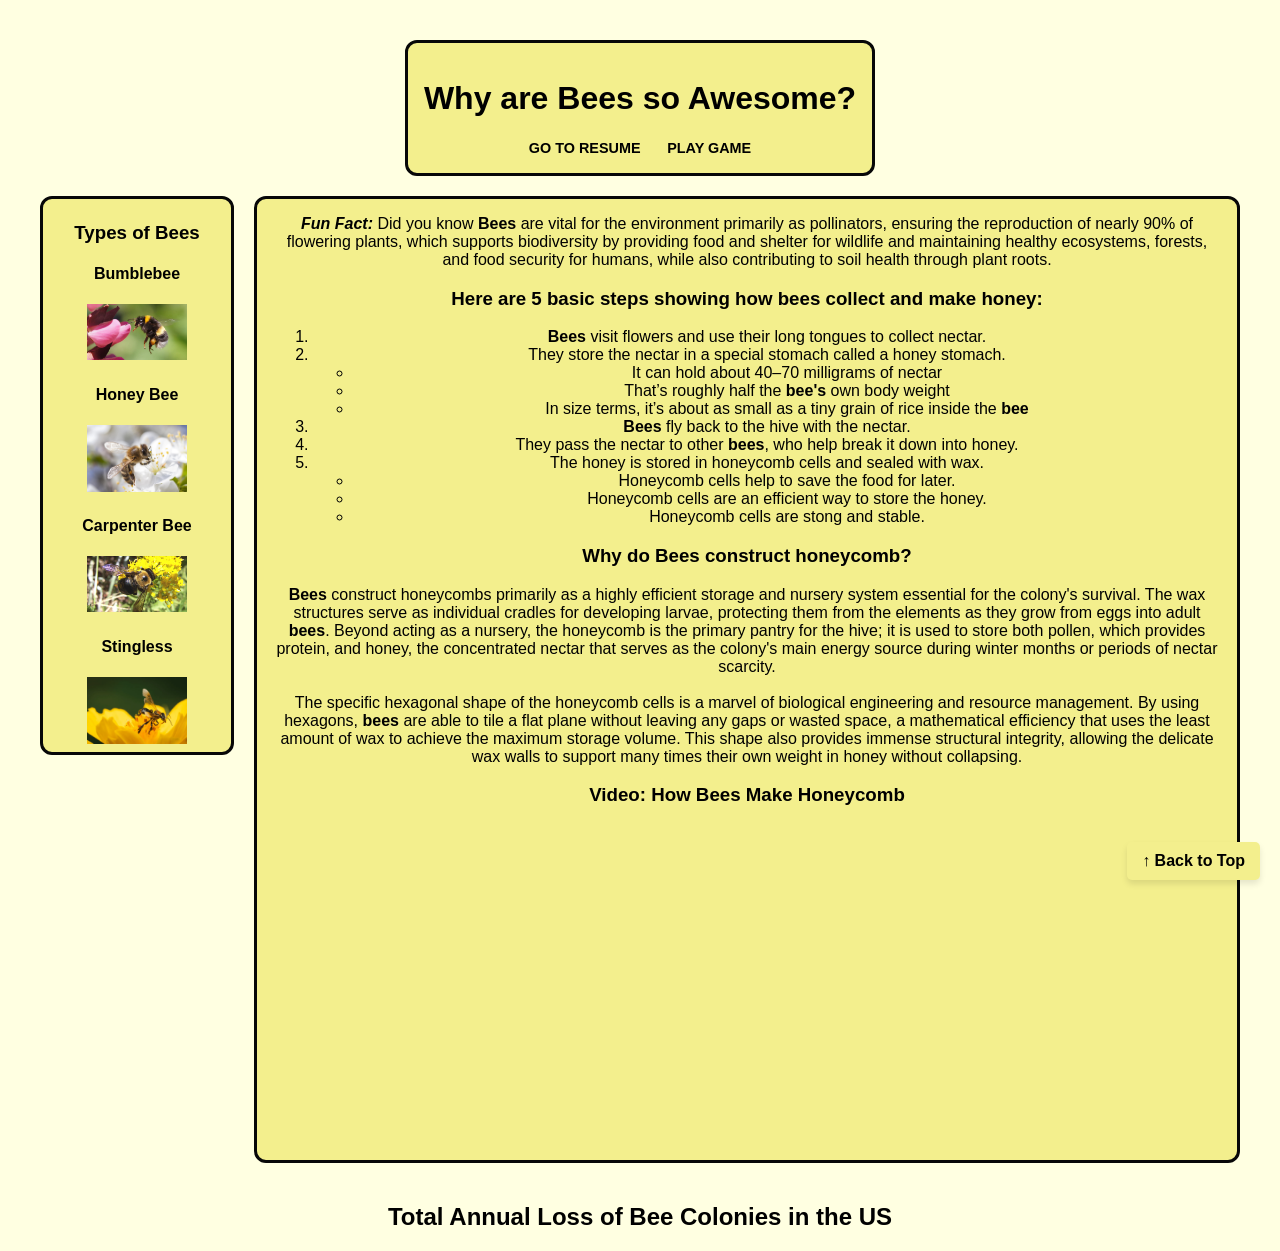
<file: index.html>
<!DOCTYPE html>
<html lang="en">

<head>
    <meta charset="UTF-8">
    <meta name="viewport" content="width=device-width, initial-scale=1.0">
    <title>My Scratch Page</title>
    <link rel="stylesheet" href="Styles/style.css">

</head>

<body style="color:rgb(0, 0, 0)">
    <div id="top"></div>
    <div class="page">
        <div class="common header">
            <h1>Why are Bees so Awesome?</h1>
            <nav class="pro-game">
                <a href="professional.html" target="_blank">Go To Resume</a>
                &nbsp;&nbsp;&nbsp;&nbsp;
                <a href="game.html" target="_blank">Play Game</a>
            </nav>
        </div>
        <div class="content">
            <div class="common left">
                <h3>Types of Bees</h3>
                <h4>Bumblebee</h4>
                <img src="images/bumblebee.webp" alt=”bumblebee” width="100">
                <h4>Honey Bee</h4>
                <img src="images/honeybee.jpg" alt=”honeybee” width="100">
                <h4>Carpenter Bee</h4>
                <img src="images/carpenterbee.jpg" alt=”carpenterbee” width="100">
                <h4>Stingless</h4>
                <img src="images/stinglessbee.webp" alt=”stinglessbee” width="100">
            </div>


            <div class="common main">
                <span class="blacktext">Fun Fact:</span> Did you know <span class="yellowtext">Bees</span> are vital for
                the
                environment primarily as pollinators, ensuring the reproduction of nearly 90% of flowering plants, which
                supports biodiversity by providing food and shelter for wildlife and maintaining healthy ecosystems,
                forests,
                and food security for humans, while also contributing to soil health through plant roots.
                <h3>Here are 5 basic steps showing how bees collect and make honey:</h3>
                <OL>
                    <li><span class="yellowtext">Bees</span> visit flowers and use their long tongues to collect nectar.
                    </li>
                    <li>They store the nectar in a special stomach called a honey stomach.</li>
                    <ul>
                        <li>It can hold about 40–70 milligrams of nectar</li>
                        <li>That’s roughly half the <span class="yellowtext">bee's</span> own body weight</li>
                        <li>In size terms, it’s about as small as a tiny grain of rice inside the <span
                                class="yellowtext">bee</span></li>
                    </ul>
                    <li><span class="yellowtext">Bees</span> fly back to the hive with the nectar.</li>
                    <li>They pass the nectar to other <span class="yellowtext">bees</span>, who help break it down into
                        honey.
                    </li>
                    <li>The honey is stored in honeycomb cells and sealed with wax.</li>
                    <ul>
                        <li>Honeycomb cells help to save the food for later.</li>
                        <li>Honeycomb cells are an efficient way to store the honey.</li>
                        <li>Honeycomb cells are stong and stable.</li>
                    </ul>
                </OL>
                <h3>Why do Bees construct honeycomb?</h3>
                <p><span class="yellowtext">Bees</span> construct honeycombs primarily as a highly efficient storage and
                    nursery
                    system essential for the
                    colony's survival. The wax structures serve as individual cradles for developing larvae, protecting
                    them
                    from the elements as they grow from eggs into adult <span class="yellowtext">bees</span>. Beyond
                    acting as a
                    nursery, the honeycomb is the
                    primary pantry for the hive; it is used to store both pollen, which provides protein, and honey, the
                    concentrated nectar that serves as the colony's main energy source during winter months or periods
                    of nectar
                    scarcity.
                    <br>
                    <br>
                    The specific hexagonal shape of the honeycomb cells is a marvel of biological engineering and
                    resource
                    management. By using hexagons, <span class="yellowtext">bees</span> are able to tile a flat plane
                    without
                    leaving any gaps or wasted space,
                    a mathematical efficiency that uses the least amount of wax to achieve the maximum storage volume.
                    This
                    shape also provides immense structural integrity, allowing the delicate wax walls to support many
                    times
                    their own weight in honey without collapsing.
                </p>
                <h3>Video: How Bees Make Honeycomb</h3>
                <iframe width="475" height="315" src="https://www.youtube.com/embed/ItJksME4fEQ?si=F0cF0tie5vyUJIHa"
                    title="YouTube video player" frameborder="0"
                    allow="accelerometer; autoplay; clipboard-write; encrypted-media; gyroscope; picture-in-picture; web-share"
                    referrerpolicy="strict-origin-when-cross-origin" allowfullscreen></iframe>





            </div>
        </div>
    </div>
    <h2>Total Annual Loss of Bee Colonies in the US</h2>
    <div class='tableauPlaceholder' id='viz1765992029450' style='position: relative'><noscript><a href='#'><img
                    alt='Dashboard 1 '
                    src='https:&#47;&#47;public.tableau.com&#47;static&#47;images&#47;To&#47;TotalAnnualLossofBeeColoniesintheUS&#47;Dashboard1&#47;1_rss.png'
                    style='border: none' /></a></noscript><object class='tableauViz' style='display:none;'>
            <param name='host_url' value='https%3A%2F%2Fpublic.tableau.com%2F' />
            <param name='embed_code_version' value='3' />
            <param name='site_root' value='' />
            <param name='name' value='TotalAnnualLossofBeeColoniesintheUS&#47;Dashboard1' />
            <param name='tabs' value='no' />
            <param name='toolbar' value='yes' />
            <param name='static_image'
                value='https:&#47;&#47;public.tableau.com&#47;static&#47;images&#47;To&#47;TotalAnnualLossofBeeColoniesintheUS&#47;Dashboard1&#47;1.png' />
            <param name='animate_transition' value='yes' />
            <param name='display_static_image' value='yes' />
            <param name='display_spinner' value='yes' />
            <param name='display_overlay' value='yes' />
            <param name='display_count' value='yes' />
            <param name='language' value='en-US' />
            <param name='filter'
                value='_gl=1*wpyohn*_ga*MTY0MzkzMDgxNS4xNzYyMjExOTgx*_ga_8YLN0SNXVS*czE3NjU5NTY2ODYkbzkkZzEkdDE3NjU5NTY2OTQkajYwJGwwJGgw*_gcl_au*NDAwNTcxOTM1LjE3NjIyMTE5ODEuMTkxMzg4ODgyOS4xNzYyMjEyMTA0LjE3NjIyMTI4MDQ.' />
        </object></div>
    <script
        type='text/javascript'>                    var divElement = document.getElementById('viz1765992029450'); var vizElement = divElement.getElementsByTagName('object')[0]; vizElement.style.width = '1000px'; vizElement.style.height = '827px'; var scriptElement = document.createElement('script'); scriptElement.src = 'https://public.tableau.com/javascripts/api/viz_v1.js'; vizElement.parentNode.insertBefore(scriptElement, vizElement);                </script>
</body>
<a href="#top" class="back-to-top">↑ Back to Top</a>

</html>
</file>
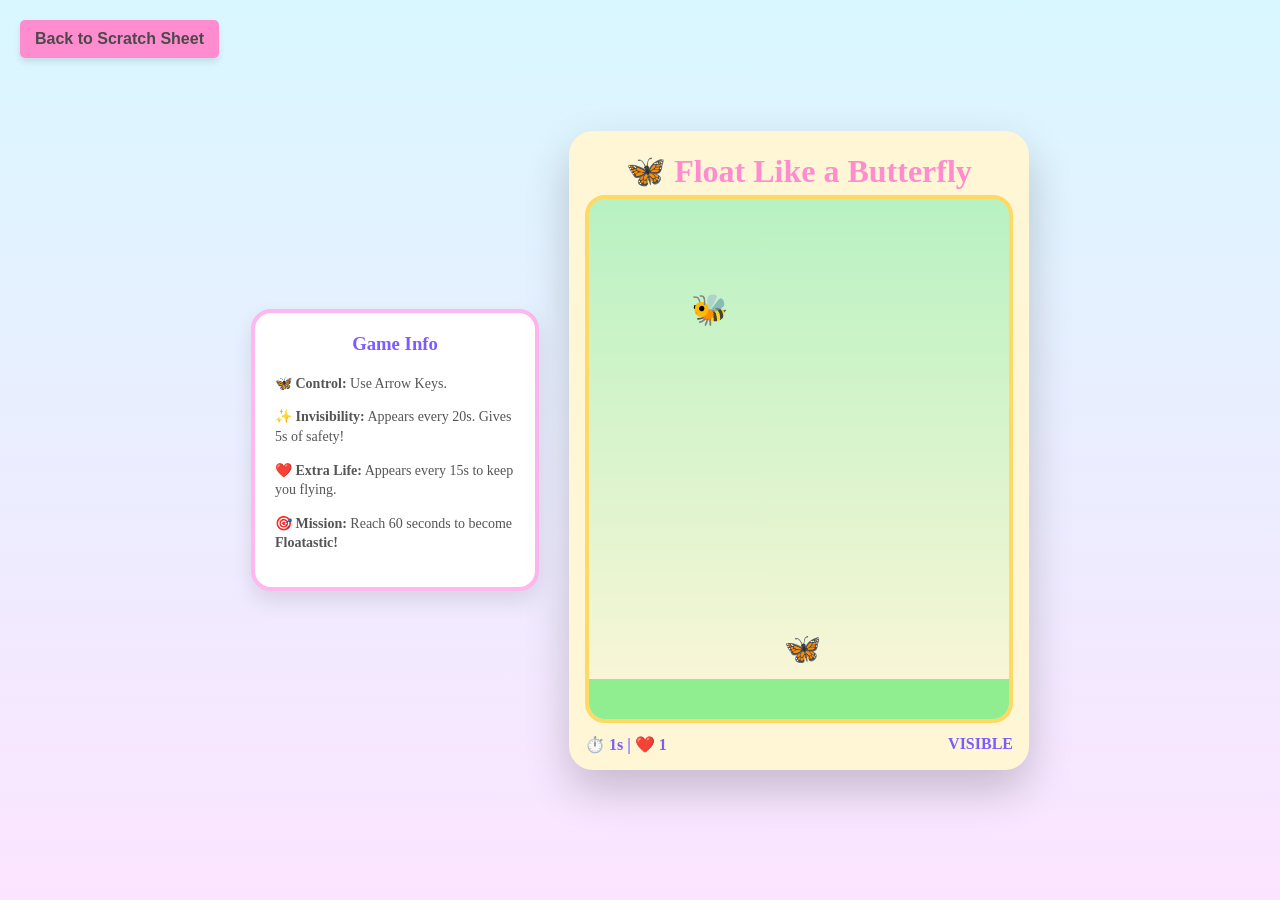
<file: game.html>
<!DOCTYPE html>
<html lang="en">

<head>
    <meta charset="UTF-8" />
    <title>Float Like a Butterfly 🦋</title>
    <style>
        body {
            margin: 0;
            height: 100vh;
            display: flex;
            justify-content: center;
            align-items: center;
            background: linear-gradient(180deg, #d9f7ff, #fce4ff);
            font-family: "Comic Sans MS", "Arial Rounded MT Bold", cursive;
            overflow: hidden;
        }

        /* Ensures instructions and game stay side-by-side */
        .main-layout {
            display: flex;
            flex-direction: row;
            gap: 30px;
            align-items: center;
        }

        .side-panel {
            width: 240px;
            background: white;
            padding: 20px;
            border-radius: 20px;
            border: 4px solid #ffb7ef;
            box-shadow: 0 10px 20px rgba(0, 0, 0, 0.1);
        }

        .side-panel h3 {
            color: #7a5cff;
            margin-top: 0;
            text-align: center;
        }

        .side-panel p {
            font-size: 14px;
            color: #555;
            line-height: 1.4;
        }

        .game-container {
            background: #fff6d6;
            border-radius: 24px;
            box-shadow: 0 20px 45px rgba(0, 0, 0, 0.2);
            padding: 16px;
            text-align: center;
            position: relative;
        }

        .Back-to-Scratch-Sheet {
            position: fixed;
            top: 20px;
            /* Distance from the bottom */
            left: 20px;
            /* Distance from the right */

            /* Styling the button */
            background-color: #ff8ccf;
            color: #4a4a4a;
            padding: 10px 15px;
            border-radius: 5px;
            text-decoration: none;
            font-family: sans-serif;
            font-weight: bold;
            box-shadow: 0 4px 6px rgba(0, 0, 0, 0.1);
            z-index: 4000;
        }

        .Back-to-Scratch-Sheet:hover {
            background-color: #da0066;
            /* Darker shade on hover */

        }

        canvas {
            border-radius: 20px;
            border: 4px solid #ffd966;
            background: linear-gradient(to bottom, #b8f2c2, #fdf6d8);
            cursor: none;
        }

        h1 {
            color: #ff8ccf;
            margin: 5px 0;
        }

        .hud {
            display: flex;
            justify-content: space-between;
            margin-top: 8px;
            color: #7a5cff;
            font-weight: bold;
        }

        /* Overlay Screens */
        .overlay {
            position: absolute;
            top: 0;
            left: 0;
            width: 100%;
            height: 100%;
            border-radius: 24px;
            display: none;
            justify-content: center;
            align-items: center;
            flex-direction: column;
            z-index: 100;
            text-align: center;
        }

        #stung {
            background: rgba(255, 180, 180, 0.95);
            color: #ff2f5e;
            font-size: 28px;
        }

        #win-screen {
            background: #ff8ccf;
            color: white;
            font-size: 40px;
            animation: flashPink 0.4s infinite alternate;
        }

        @keyframes flashPink {
            from {
                background: #ff8ccf;
            }

            to {
                background: #ff33aa;
            }
        }

        button {
            margin-top: 15px;
            padding: 10px 25px;
            border-radius: 25px;
            border: none;
            background: #ffd966;
            font-family: inherit;
            font-weight: bold;
            font-size: 18px;
            cursor: pointer;
            box-shadow: 0 4px 0 #e6b800;
        }

        button:active {
            transform: translateY(2px);
            box-shadow: none;
        }
    </style>
</head>

<body>
    <a href="index.html" class="Back-to-Scratch-Sheet">Back to Scratch Sheet</a>
    <div class="main-layout">
        <div class="side-panel">
            <h3>Game Info</h3>
            <p><strong>🦋 Control:</strong> Use Arrow Keys.</p>
            <p><strong>✨ Invisibility:</strong> Appears every 20s. Gives 5s of safety!</p>
            <p><strong>❤️ Extra Life:</strong> Appears every 15s to keep you flying.</p>
            <p><strong>🎯 Mission:</strong> Reach 60 seconds to become <strong>Floatastic!</strong></p>
        </div>

        <div class="game-container">
            <h1>🦋 Float Like a Butterfly</h1>
            <canvas id="game" width="420" height="520"></canvas>

            <div class="hud">
                <div id="timeDisplay">⏱️ 0s | ❤️ 1</div>
                <div id="statusDisplay">Visible</div>
            </div>

            <div class="overlay" id="stung">
                <b>OUCH! STUNG!</b>
                <button onclick="reset()">Try Again</button>
            </div>

            <div class="overlay" id="win-screen">
                <b>FLOATASTIC!</b>
                <button onclick="reset()">Play Again</button>
            </div>
        </div>
    </div>

    <script>
        const canvas = document.getElementById("game");
        const ctx = canvas.getContext("2d");

        let gameActive = true;
        let startTime = Date.now();
        let invulnEnd = 0;
        let lastBeeTime = 0, lastStarTime = 0, lastHeartTime = 0;
        let lives = 1;

        const player = { x: 210, y: 450, size: 25 };
        let bees = [{ x: 100, y: 50, speed: 1 }];
        let star = null; // Invisibility
        let heart = null; // Extra Life

        function draw() {
            if (!gameActive) return;

            ctx.clearRect(0, 0, canvas.width, canvas.height);

            // Draw "Forest" background
            ctx.fillStyle = "#90ee90";
            ctx.fillRect(0, 480, 420, 40);

            // Powerups
            ctx.font = "30px Arial";
            if (star) ctx.fillText("✨", star.x, star.y);
            if (heart) ctx.fillText("❤️", heart.x, heart.y);

            // Player
            ctx.globalAlpha = Date.now() < invulnEnd ? 0.4 : 1.0;
            ctx.fillText("🦋", player.x - 15, player.y + 10);
            ctx.globalAlpha = 1.0;

            // Enemies
            bees.forEach(b => ctx.fillText("🐝", b.x - 15, b.y + 10));

            update();
            requestAnimationFrame(draw);
        }

        function update() {
            const now = Date.now();
            const elapsed = Math.floor((now - startTime) / 1000);

            document.getElementById("timeDisplay").innerText = `⏱️ ${elapsed}s | ❤️ ${lives}`;
            document.getElementById("statusDisplay").innerText = now < invulnEnd ? "✨ INVISIBLE ✨" : "VISIBLE";

            // Check Win Condition
            if (elapsed >= 60) {
                gameActive = false;
                document.getElementById("win-screen").style.display = "flex";
            }

            // Bee Chasing
            if (now > invulnEnd) {
                bees.forEach(b => {
                    const angle = Math.atan2(player.y - b.y, player.x - b.x);
                    b.x += Math.cos(angle) * b.speed;
                    b.y += Math.sin(angle) * b.speed;

                    // Collision with Bee
                    if (Math.hypot(player.x - b.x, player.y - b.y) < 25) {
                        if (lives > 1) {
                            lives--;
                            invulnEnd = now + 2000; // 2s safety after hit
                        } else {
                            gameActive = false;
                            document.getElementById("stung").style.display = "flex";
                        }
                    }
                });
            }

            // Spawn Logic
            if (elapsed % 30 === 0 && elapsed !== lastBeeTime) {
                bees.push({ x: Math.random() * 400, y: 0, speed: 1.1 });
                lastBeeTime = elapsed;
            }
            if (elapsed % 20 === 0 && elapsed !== lastStarTime) {
                star = { x: Math.random() * 380 + 20, y: Math.random() * 300 + 100 };
                lastStarTime = elapsed;
            }
            if (elapsed % 15 === 0 && elapsed !== lastHeartTime) {
                heart = { x: Math.random() * 380 + 20, y: Math.random() * 300 + 100 };
                lastHeartTime = elapsed;
            }

            // Pickup Logic
            if (star && Math.hypot(player.x - star.x, player.y - star.y) < 35) {
                invulnEnd = now + 5000;
                star = null;
            }
            if (heart && Math.hypot(player.x - heart.x, player.y - heart.y) < 35) {
                lives++;
                heart = null;
            }
        }

        function reset() {
            gameActive = true;
            lives = 1;
            startTime = Date.now();
            invulnEnd = 0;
            lastBeeTime = 0; lastStarTime = 0; lastHeartTime = 0;
            bees = [{ x: 100, y: 50, speed: 1 }];
            star = null; heart = null;
            player.x = 210; player.y = 450;
            document.getElementById("stung").style.display = "none";
            document.getElementById("win-screen").style.display = "none";
            draw();
        }

        window.addEventListener("keydown", (e) => {
            const s = 20;
            if (e.key === "ArrowUp" && player.y > 20) player.y -= s;
            if (e.key === "ArrowDown" && player.y < 500) player.y += s;
            if (e.key === "ArrowLeft" && player.x > 20) player.x -= s;
            if (e.key === "ArrowRight" && player.x < 400) player.x += s;
        });

        draw();
    </script>

</body>

</html>
</file>
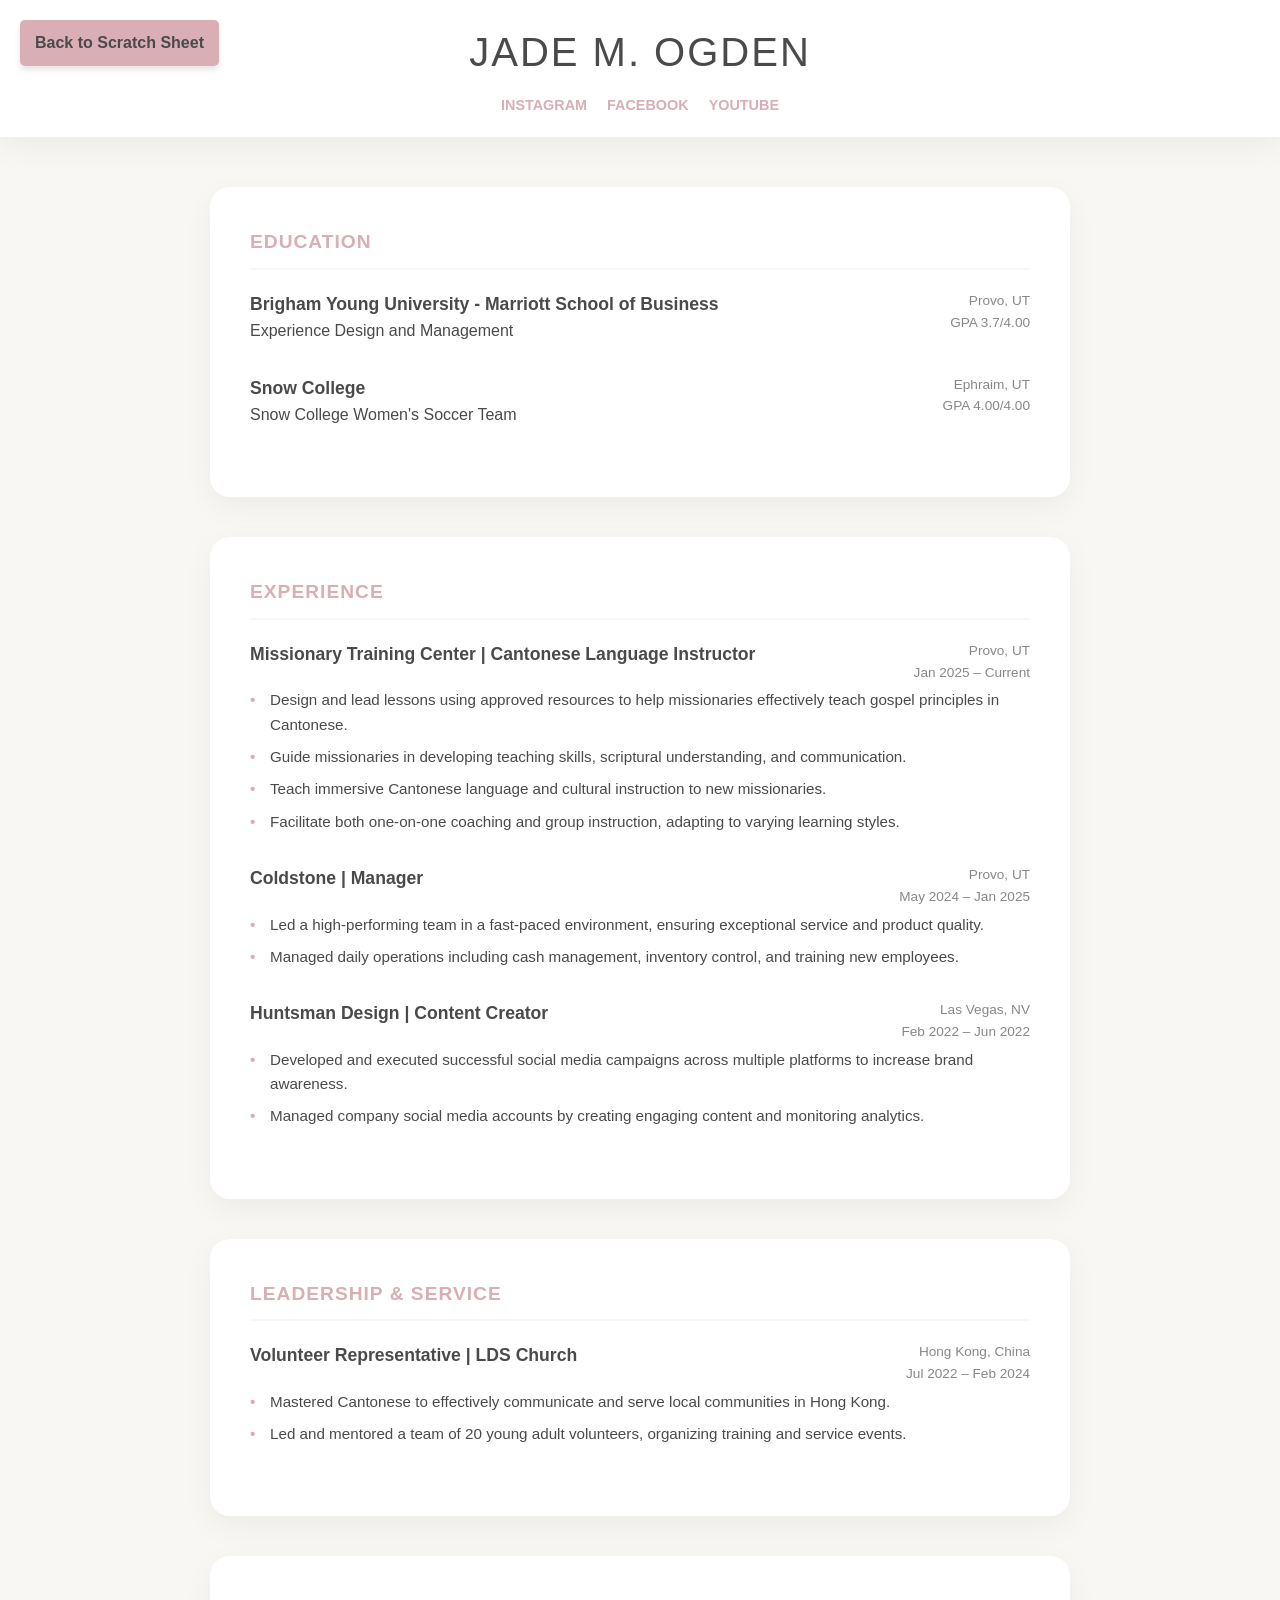
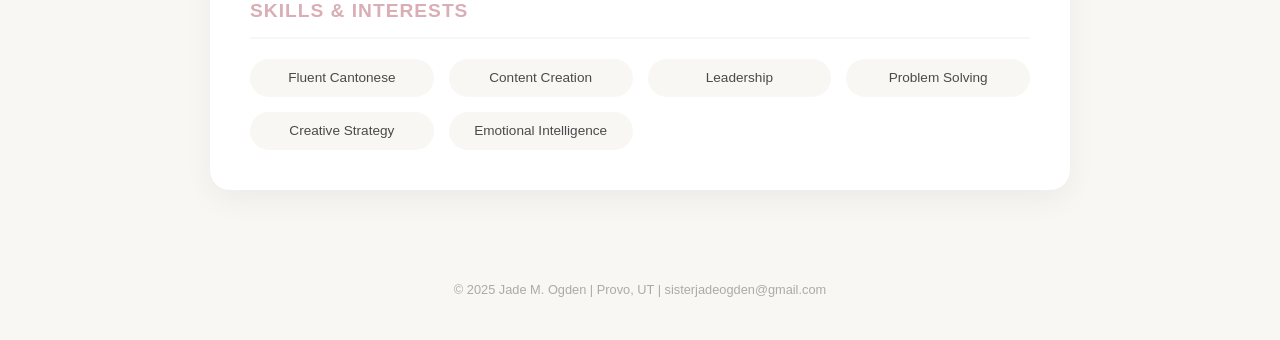
<file: professional.html>
<!DOCTYPE html>
<html lang="en">

<head>
    <meta charset="UTF-8">
    <meta name="viewport" content="width=device-width, initial-scale=1.0">
    <title>Jade M. Ogden | Professional Portfolio</title>
    <style>
        /* CSS Variables for the "Michelle" Aesthetic Palette */
        :root {
            --bg-color: #f9f7f4;
            /* Warm off-white */
            --accent-pink: #d9aeb5;
            /* Muted rose */
            --text-dark: #4a4a4a;
            /* Soft charcoal */
            --header-bg: #ffffff;
            --card-shadow: 0 10px 30px rgba(0, 0, 0, 0.05);
        }

        * {
            box-sizing: border-box;
            margin: 0;
            padding: 0;
        }

        body {
            font-family: 'Segoe UI', Roboto, Helvetica, Arial, sans-serif;
            background-color: var(--bg-color);
            color: var(--text-dark);
            line-height: 1.6;
        }

        /* --- Header & Navigation --- */
        header {
            background-color: var(--header-bg);
            padding: 20px 10%;
            display: flex;
            flex-direction: column;
            align-items: center;
            box-shadow: var(--card-shadow);
            position: sticky;
            top: 0;
            z-index: 1000;
        }

        .Back-to-Scratch-Sheet {
            position: fixed;
            top: 20px;
            /* Distance from the bottom */
            left: 20px;
            /* Distance from the right */

            /* Styling the button */
            background-color: #d9aeb5;
            color: #4a4a4a;
            padding: 10px 15px;
            border-radius: 5px;
            text-decoration: none;
            font-family: sans-serif;
            font-weight: bold;
            box-shadow: 0 4px 6px rgba(0, 0, 0, 0.1);
            z-index: 2000;
        }

        .Back-to-Scratch-Sheet:hover {
            background-color: #c5808c;
            /* Darker shade on hover */

        }

        .header-name {
            font-size: 2.5rem;
            color: var(--text-dark);
            font-weight: 300;
            letter-spacing: 2px;
            margin-bottom: 10px;
        }

        .social-links {
            display: flex;
            gap: 20px;
        }

        .social-links a {
            text-decoration: none;
            color: var(--accent-pink);
            font-weight: 600;
            transition: all 0.3s ease;
            font-size: 0.9rem;
            text-transform: uppercase;
        }

        .social-links a:hover {
            color: var(--text-dark);
            transform: translateY(-2px);
            text-shadow: 2px 2px 4px rgba(0, 0, 0, 0.1);
        }

        /* --- Main Content Layout --- */
        .container {
            max-width: 900px;
            margin: 50px auto;
            padding: 0 20px;
        }

        section {
            background: white;
            padding: 40px;
            border-radius: 20px;
            margin-bottom: 40px;
            box-shadow: var(--card-shadow);
        }

        h2 {
            color: var(--accent-pink);
            border-bottom: 2px solid var(--bg-color);
            padding-bottom: 10px;
            margin-bottom: 20px;
            text-transform: uppercase;
            letter-spacing: 1px;
            font-size: 1.2rem;
        }

        /* --- Resume Specific Styles --- */
        .resume-item {
            margin-bottom: 30px;
        }

        .resume-header {
            display: flex;
            justify-content: space-between;
            align-items: flex-start;
            margin-bottom: 5px;
        }

        .job-title {
            font-weight: bold;
            font-size: 1.1rem;
        }

        .date-location {
            font-size: 0.85rem;
            color: #888;
            text-align: right;
        }

        ul {
            list-style: none;
            padding-left: 0;
        }

        li {
            position: relative;
            padding-left: 20px;
            margin-bottom: 8px;
            font-size: 0.95rem;
        }

        li::before {
            content: "•";
            color: var(--accent-pink);
            position: absolute;
            left: 0;
            font-weight: bold;
        }

        .skills-grid {
            display: grid;
            grid-template-columns: repeat(auto-fit, minmax(150px, 1fr));
            gap: 15px;
        }

        .skill-tag {
            background: var(--bg-color);
            padding: 8px 15px;
            border-radius: 50px;
            text-align: center;
            font-size: 0.85rem;
        }

        footer {
            text-align: center;
            padding: 40px;
            font-size: 0.8rem;
            color: #aaa;
        }

        /* Smooth Scroll */
        html {
            scroll-behavior: smooth;
        }
    </style>
</head>

<body>
    <a href="index.html" class="Back-to-Scratch-Sheet">Back to Scratch Sheet</a>

    <header>
        <div class="header-name">JADE M. OGDEN</div>
        <nav class="social-links">
            <a href="https://www.instagram.com/jadeogdennn?igsh=MTM2OGcxYXdjeWtsYQ%3D%3D&utm_source=qr"
                target="_blank">Instagram</a>
            <a href="https://www.facebook.com/share/1D2LVw8962/?mibextid=wwXIfr" target="_blank">Facebook</a>
            <a href="https://youtube.com/@jadeogdennn?si=J6guupRX3ayuD3fw" target="_blank">YouTube</a>
        </nav>
    </header>

    <div class="container">

        <section id="education">
            <h2>Education</h2>
            <div class="resume-item">
                <div class="resume-header">
                    <div>
                        <div class="job-title">Brigham Young University - Marriott School of Business</div>
                        <div>Experience Design and Management</div>
                    </div>
                    <div class="date-location">Provo, UT<br>GPA 3.7/4.00</div>
                </div>
            </div>
            <div class="resume-item">
                <div class="resume-header">
                    <div>
                        <div class="job-title">Snow College</div>
                        <div>Snow College Women's Soccer Team</div>
                    </div>
                    <div class="date-location">Ephraim, UT<br>GPA 4.00/4.00</div>
                </div>
            </div>
        </section>

        <section id="experience">
            <h2>Experience</h2>

            <div class="resume-item">
                <div class="resume-header">
                    <div class="job-title">Missionary Training Center | Cantonese Language Instructor</div>
                    <div class="date-location">Provo, UT<br>Jan 2025 – Current</div>
                </div>
                <ul>
                    <li>Design and lead lessons using approved resources to help missionaries effectively teach gospel
                        principles in Cantonese.</li>
                    <li>Guide missionaries in developing teaching skills, scriptural understanding, and communication.
                    </li>
                    <li>Teach immersive Cantonese language and cultural instruction to new missionaries.</li>
                    <li>Facilitate both one-on-one coaching and group instruction, adapting to varying learning styles.
                    </li>
                </ul>
            </div>

            <div class="resume-item">
                <div class="resume-header">
                    <div class="job-title">Coldstone | Manager</div>
                    <div class="date-location">Provo, UT<br>May 2024 – Jan 2025</div>
                </div>
                <ul>
                    <li>Led a high-performing team in a fast-paced environment, ensuring exceptional service and product
                        quality.</li>
                    <li>Managed daily operations including cash management, inventory control, and training new
                        employees.</li>
                </ul>
            </div>

            <div class="resume-item">
                <div class="resume-header">
                    <div class="job-title">Huntsman Design | Content Creator</div>
                    <div class="date-location">Las Vegas, NV<br>Feb 2022 – Jun 2022</div>
                </div>
                <ul>
                    <li>Developed and executed successful social media campaigns across multiple platforms to increase
                        brand awareness.</li>
                    <li>Managed company social media accounts by creating engaging content and monitoring analytics.
                    </li>
                </ul>
            </div>
        </section>

        <section id="leadership">
            <h2>Leadership & Service</h2>
            <div class="resume-item">
                <div class="resume-header">
                    <div class="job-title">Volunteer Representative | LDS Church</div>
                    <div class="date-location">Hong Kong, China<br>Jul 2022 – Feb 2024</div>
                </div>
                <ul>
                    <li>Mastered Cantonese to effectively communicate and serve local communities in Hong Kong.</li>
                    <li>Led and mentored a team of 20 young adult volunteers, organizing training and service events.
                    </li>
                </ul>
            </div>
        </section>

        <section id="skills">
            <h2>Skills & Interests</h2>
            <div class="skills-grid">
                <div class="skill-tag">Fluent Cantonese</div>
                <div class="skill-tag">Content Creation</div>
                <div class="skill-tag">Leadership</div>
                <div class="skill-tag">Problem Solving</div>
                <div class="skill-tag">Creative Strategy</div>
                <div class="skill-tag">Emotional Intelligence</div>
            </div>
        </section>

    </div>

    <footer>
        <p>&copy; 2025 Jade M. Ogden | Provo, UT | sisterjadeogden@gmail.com</p>
    </footer>

</body>

</html>
</file>
<file: Styles/style.css>
body {
    background-color: rgb(255, 255, 225);
}

h2{
    text-align: center;
    font-family: 'Lucida Sans', 'Lucida Sans Regular', 'Lucida Grande', 'Lucida Sans Unicode', Geneva, Verdana, sans-serif;
}

.common {
    background-color: rgb(243, 239, 141);
    border: 3px solid rgb(7, 7, 7);
    padding: 16px;
    border-radius: 12px;
    font-family: 'Lucida Sans', 'Lucida Sans Regular', 'Lucida Grande', 'Lucida Sans Unicode', Geneva, Verdana, sans-serif;
}

.page {
  max-width: 1200px;
  margin: 20px auto;
  padding: 20px;
}

.header {
    text-align: center;
    width: fit-content;
    margin: 0 auto 20px auto;
}

.content {
    display: flex;
    gap: 20px;
    align-items: flex-start;
}

.left {
    width: 180px;
    padding: 4px;
    text-align: center;
}

.main {
    flex: 1;
    text-align: center;
}

.yellowtext {
    font-weight: bold;
}

.blacktext {
    font-style: italic;
    font-weight: bold;
}

.back-to-top {
    position: fixed;
    bottom: 20px;
    /* Distance from the bottom */
    right: 20px;
    /* Distance from the right */

    /* Styling the button */
    background-color: rgb(243, 239, 141);
    color: black;
    padding: 10px 15px;
    border-radius: 5px;
    text-decoration: none;
    font-family: sans-serif;
    font-weight: bold;
    box-shadow: 0 4px 6px rgba(0, 0, 0, 0.1);
}

.back-to-top:hover {
    background-color: rgb(255, 250, 104);
    /* Darker shade on hover */
}

.pro-game {
    gap: 20px;
    text-align: center;
}

.pro-game a {
    text-decoration: none;
    color: var(--accent-pink);
    font-weight: 600;
    transition: all 0.3s ease;
    font-size: 0.9rem;
    text-transform: uppercase;
    text-align: center;
}

.pro-game a:hover {
    color: var(--text-dark);
    transform: translateY(-2px);
    text-shadow: 2px 2px 4px rgba(0, 0, 0, 0.1);
}
</file>
